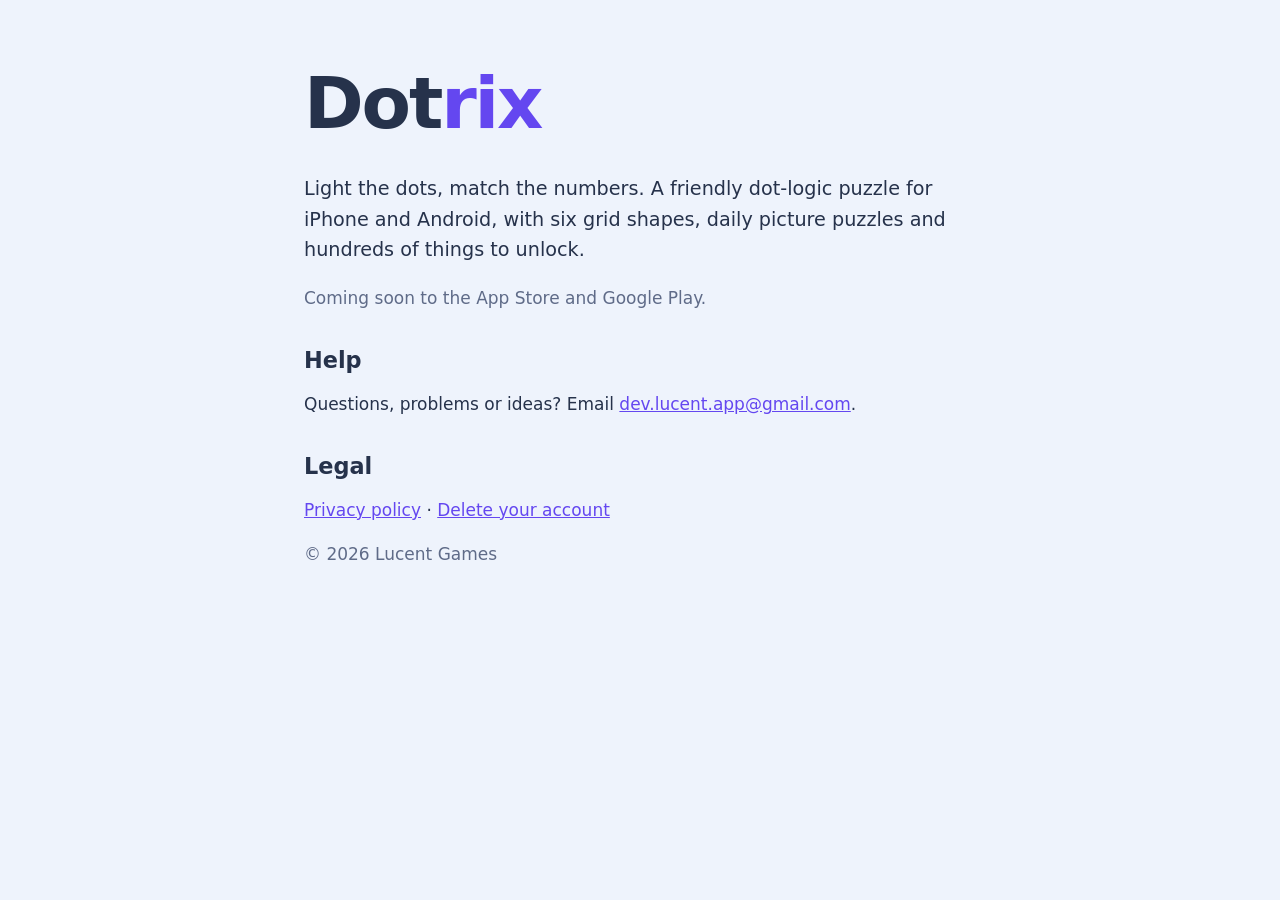
<file: index.html>
<!doctype html>
<html lang="en-GB">
<head>
<meta charset="utf-8">
<meta name="viewport" content="width=device-width, initial-scale=1">
<title>Dotrix</title>
<meta name="description" content="Dotrix: light the dots, match the numbers. A friendly dot-logic puzzle for iPhone and Android.">
<link rel="stylesheet" href="style.css">
</head>
<body>
<main>
<h1 class="title">Dot<span>rix</span></h1>
<p class="lede">Light the dots, match the numbers. A friendly dot-logic
puzzle for iPhone and Android, with six grid shapes, daily picture puzzles
and hundreds of things to unlock.</p>
<p class="muted">Coming soon to the App Store and Google Play.</p>

<h2>Help</h2>
<p>Questions, problems or ideas? Email
<a href="mailto:dev.lucent.app@gmail.com">dev.lucent.app@gmail.com</a>.</p>

<h2>Legal</h2>
<p><a href="privacy.html">Privacy policy</a> ·
<a href="delete-account.html">Delete your account</a></p>
<p class="muted">© 2026 Lucent Games</p>
</main>
</body>
</html>
</file>
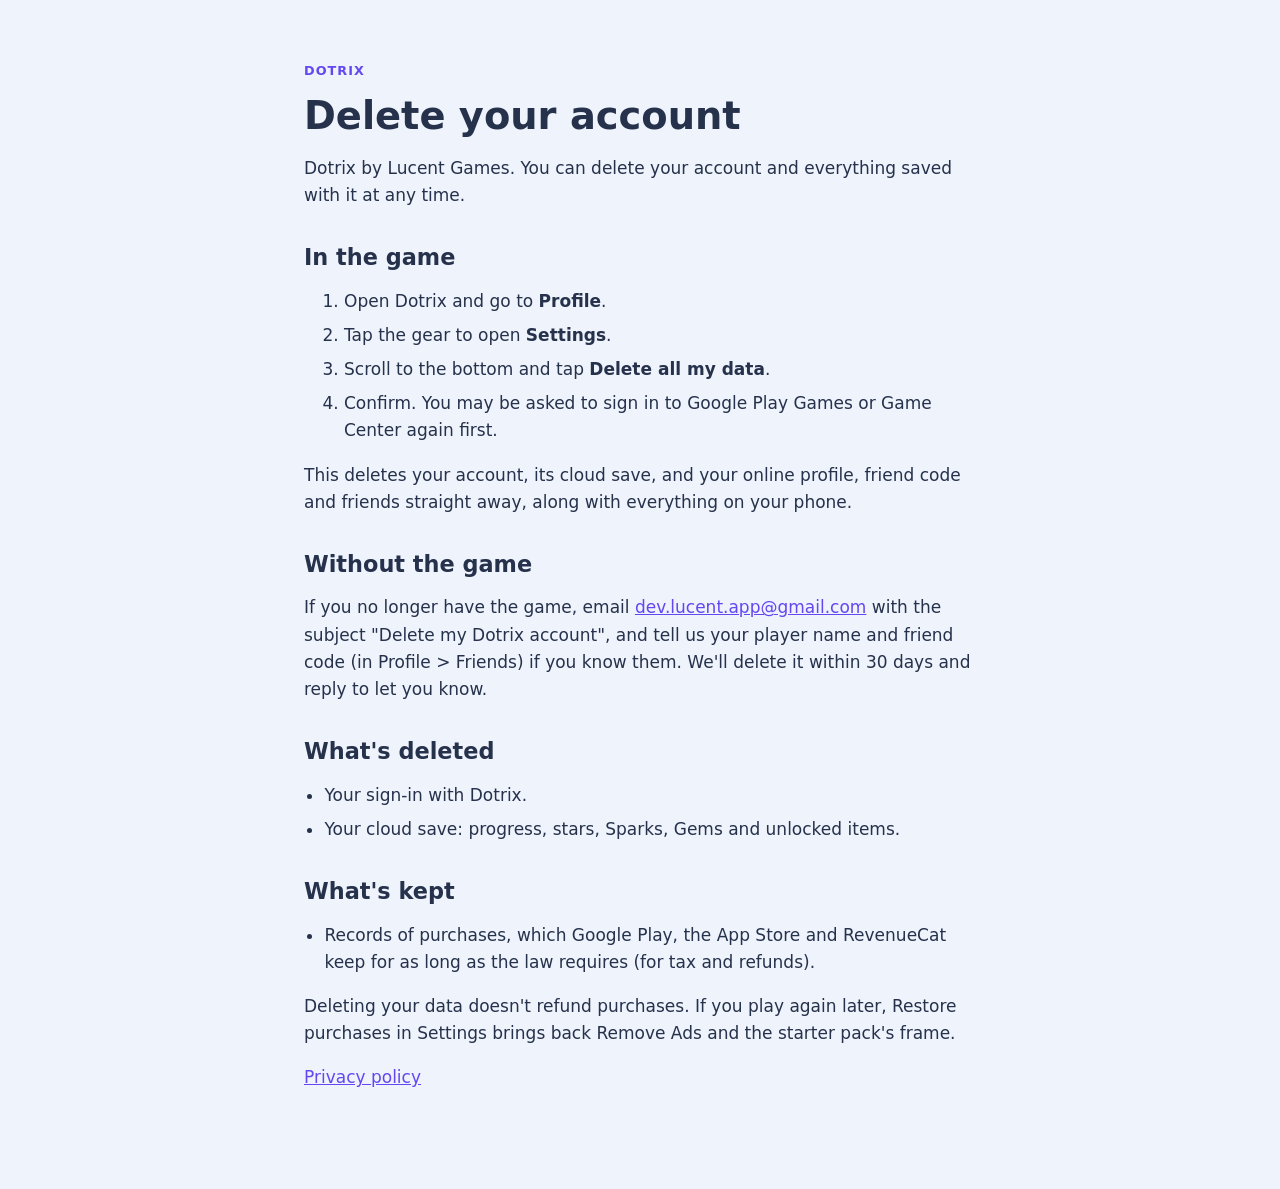
<file: delete-account.html>
<!doctype html>
<html lang="en-GB">
<head>
<meta charset="utf-8">
<meta name="viewport" content="width=device-width, initial-scale=1">
<title>Delete your Dotrix account</title>
<link rel="stylesheet" href="style.css">
</head>
<body>
<main>
<p class="eyebrow"><a href="./">Dotrix</a></p>
<h1>Delete your account</h1>
<p>Dotrix by Lucent Games. You can delete your account and everything saved
with it at any time.</p>

<h2>In the game</h2>
<ol>
<li>Open Dotrix and go to <strong>Profile</strong>.</li>
<li>Tap the gear to open <strong>Settings</strong>.</li>
<li>Scroll to the bottom and tap <strong>Delete all my data</strong>.</li>
<li>Confirm. You may be asked to sign in to Google Play Games or Game
Center again first.</li>
</ol>
<p>This deletes your account, its cloud save, and your online profile,
friend code and friends straight away, along with everything on your
phone.</p>

<h2>Without the game</h2>
<p>If you no longer have the game, email
<a href="mailto:dev.lucent.app@gmail.com?subject=Delete%20my%20Dotrix%20account">dev.lucent.app@gmail.com</a>
with the subject "Delete my Dotrix account", and tell us your player name
and friend code (in Profile &gt; Friends) if you know them. We'll delete it within 30 days and reply to let you know.</p>

<h2>What's deleted</h2>
<ul>
<li>Your sign-in with Dotrix.</li>
<li>Your cloud save: progress, stars, Sparks, Gems and unlocked items.</li>
</ul>

<h2>What's kept</h2>
<ul>
<li>Records of purchases, which Google Play, the App Store and RevenueCat keep
for as long as the law requires (for tax and refunds).</li>
</ul>
<p>Deleting your data doesn't refund purchases. If you play again later,
Restore purchases in Settings brings back Remove Ads and the starter pack's
frame.</p>

<p><a href="privacy.html">Privacy policy</a></p>
</main>
</body>
</html>
</file>
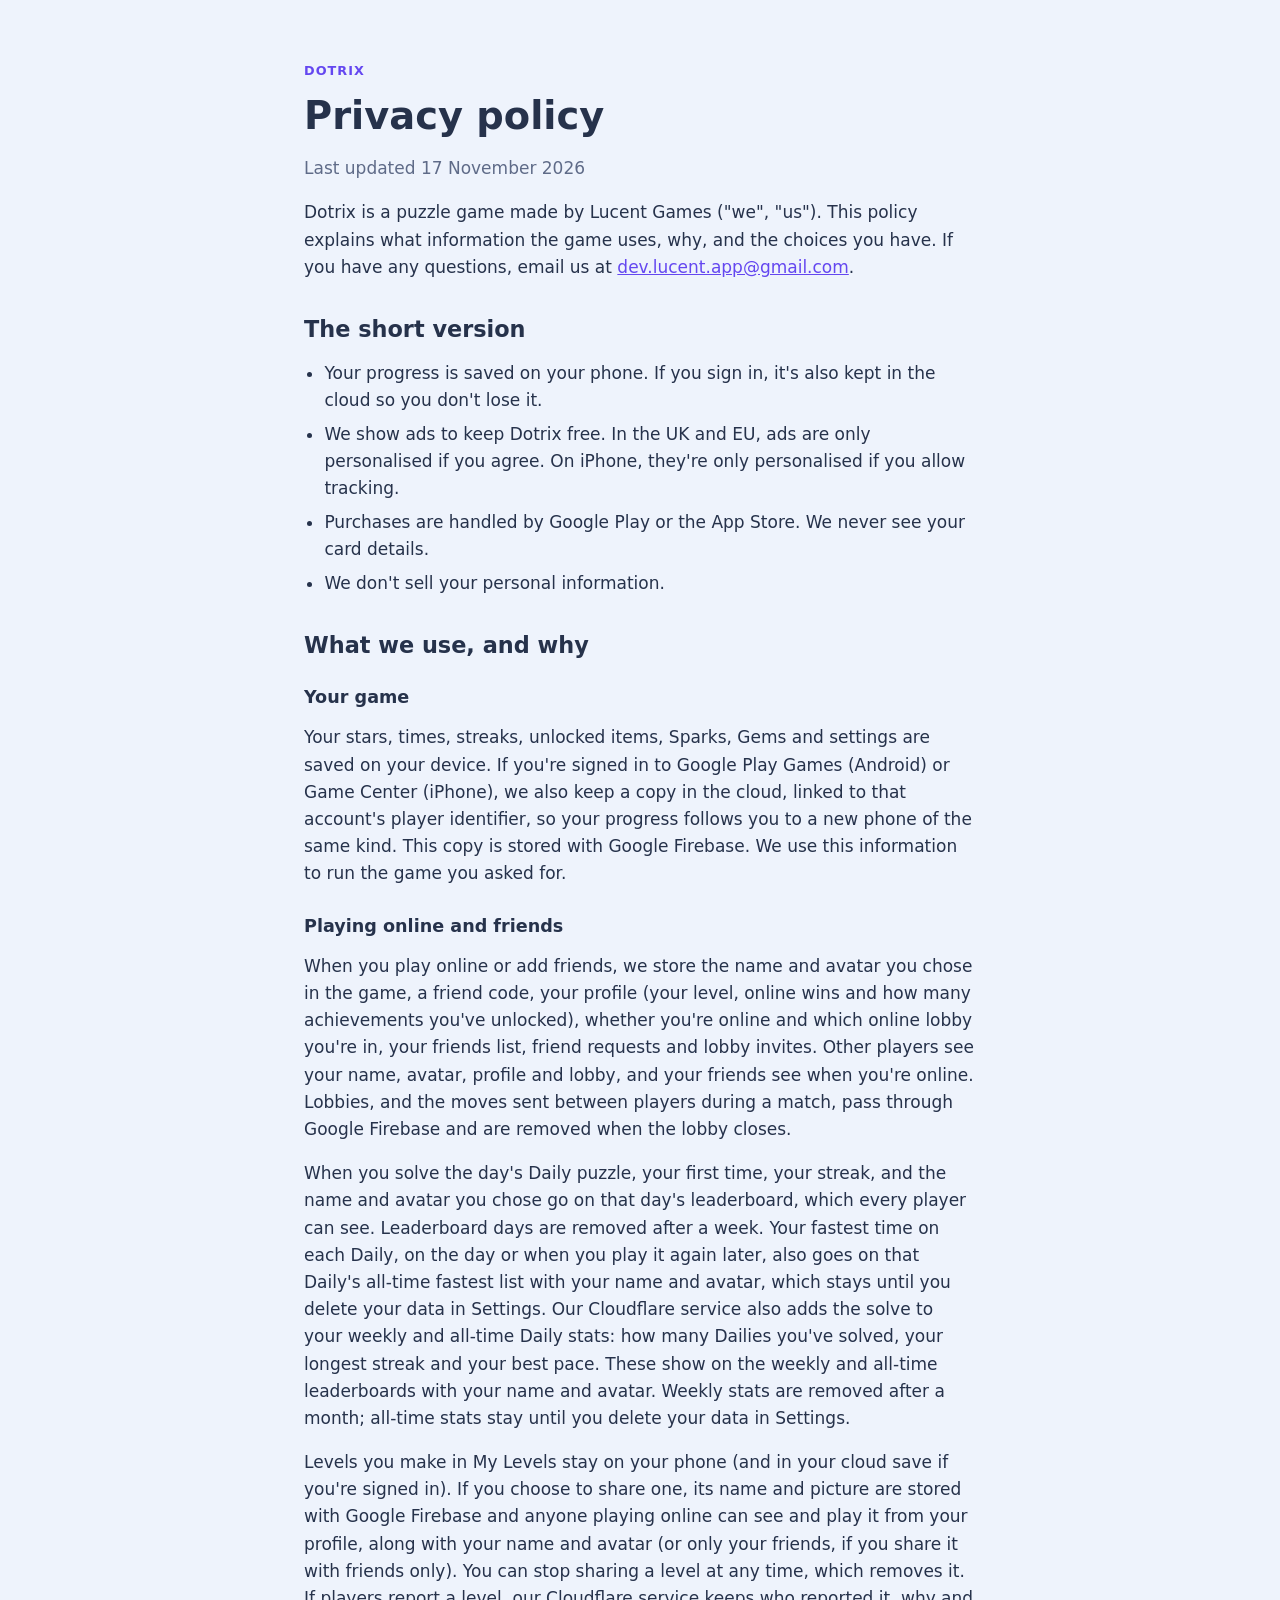
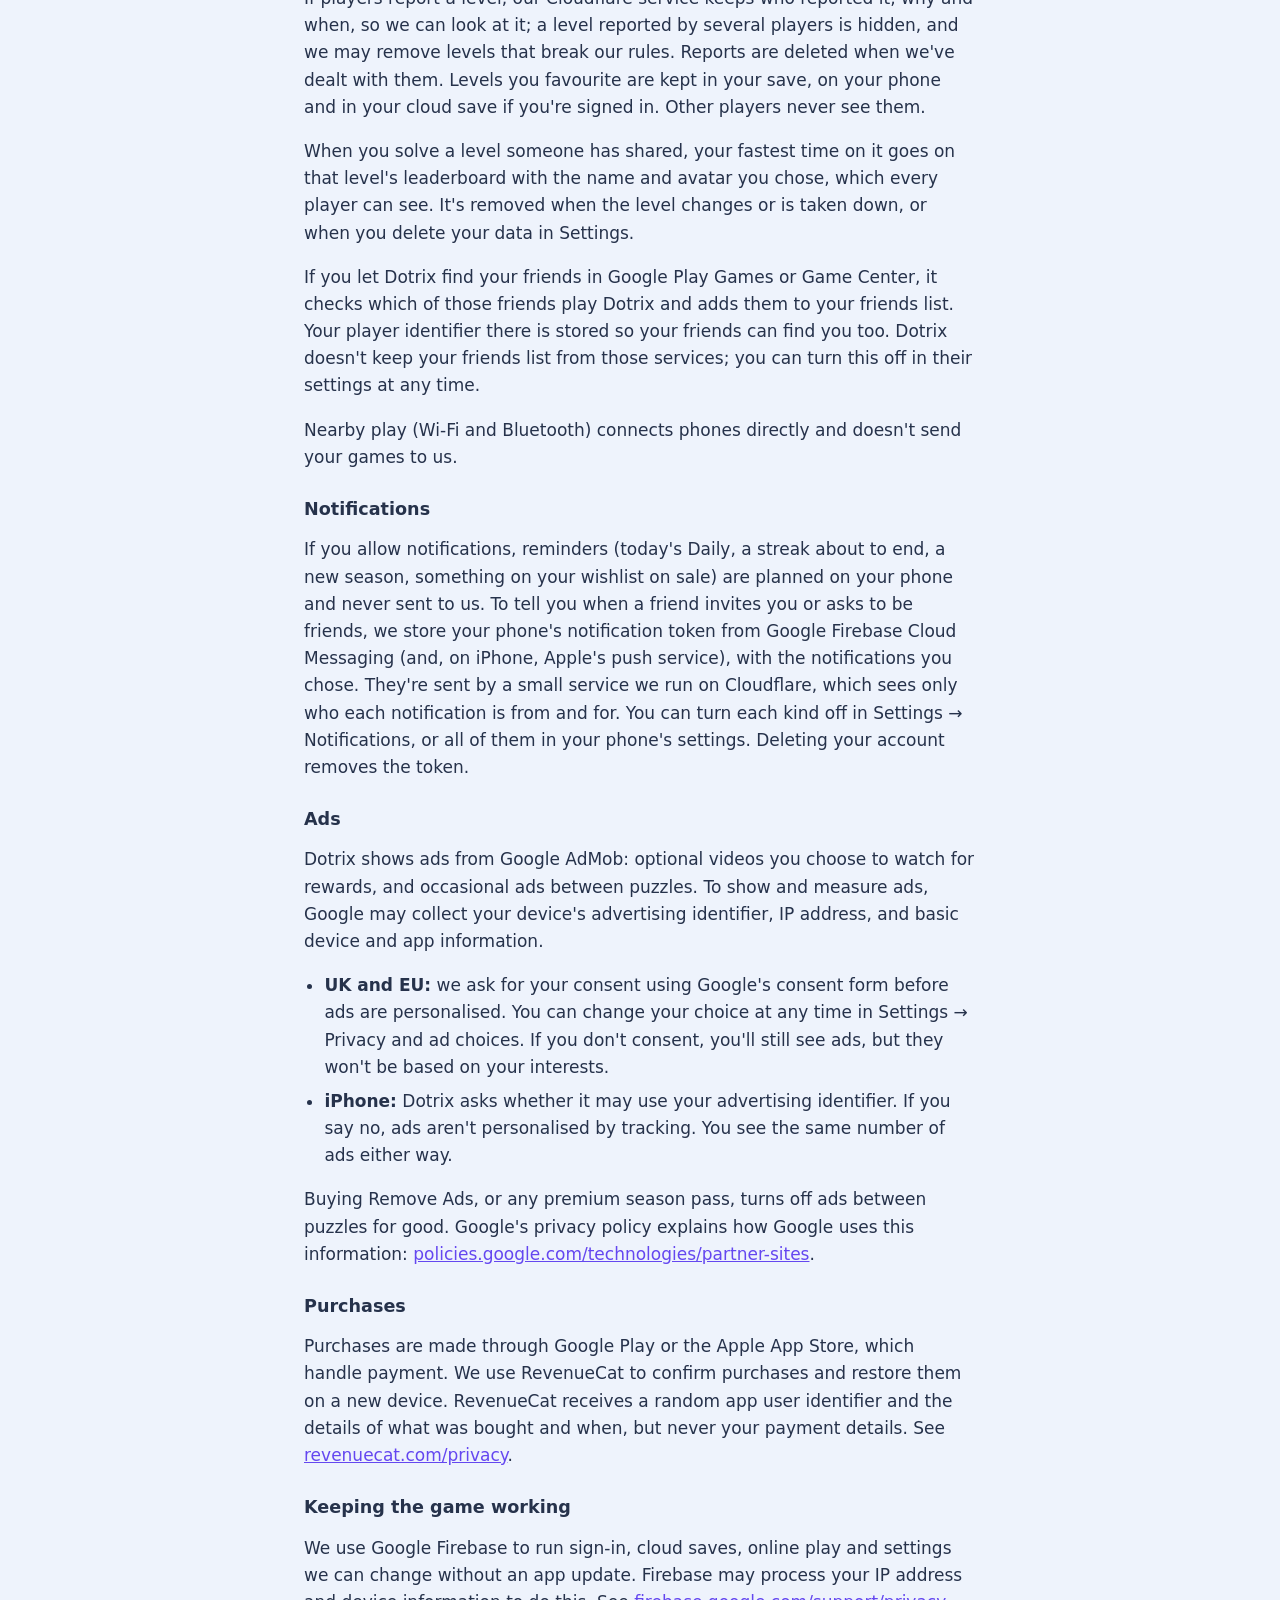
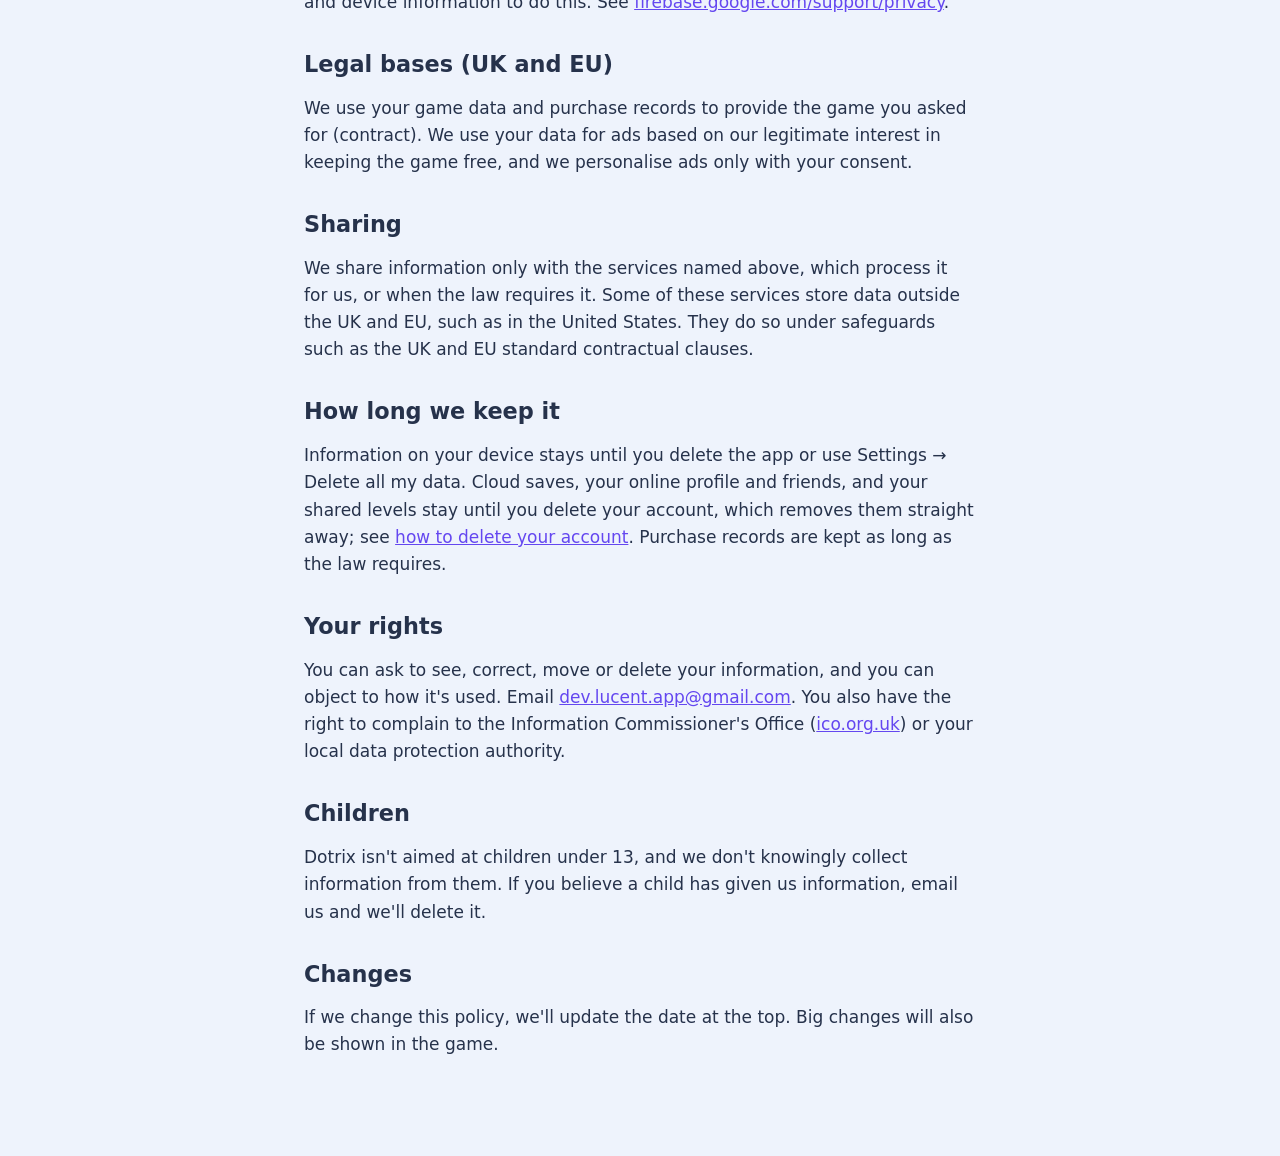
<file: privacy.html>
<!doctype html>
<html lang="en-GB">
<head>
<meta charset="utf-8">
<meta name="viewport" content="width=device-width, initial-scale=1">
<title>Dotrix privacy policy</title>
<link rel="stylesheet" href="style.css">
</head>
<body>
<main>
<p class="eyebrow"><a href="./">Dotrix</a></p>
<h1>Privacy policy</h1>
<p class="muted">Last updated 17 November 2026</p>

<p>Dotrix is a puzzle game made by Lucent Games ("we", "us"). This policy
explains what information the game uses, why, and the choices you have. If
you have any questions, email us at <a href="mailto:dev.lucent.app@gmail.com">dev.lucent.app@gmail.com</a>.</p>

<h2>The short version</h2>
<ul>
<li>Your progress is saved on your phone. If you sign in, it's also kept in
the cloud so you don't lose it.</li>
<li>We show ads to keep Dotrix free. In the UK and EU, ads are only
personalised if you agree. On iPhone, they're only personalised if you allow
tracking.</li>
<li>Purchases are handled by Google Play or the App Store. We never see your
card details.</li>
<li>We don't sell your personal information.</li>
</ul>

<h2>What we use, and why</h2>

<h3>Your game</h3>
<p>Your stars, times, streaks, unlocked items, Sparks, Gems and settings are
saved on your device. If you're signed in to Google Play Games (Android) or
Game Center (iPhone), we also keep a copy in the cloud, linked to that
account's player identifier, so your progress follows you to a new phone of
the same kind. This copy is stored with Google Firebase. We use this
information to run the game you asked for.</p>

<h3>Playing online and friends</h3>
<p>When you play online or add friends, we store the name and avatar you
chose in the game, a friend code, your profile (your level, online wins and
how many achievements you've unlocked), whether you're online and which
online lobby you're in, your friends list, friend requests and lobby
invites. Other players see your name, avatar, profile and lobby, and your
friends see when you're online. Lobbies, and the moves sent between players during a match, pass
through Google Firebase and are removed when the lobby closes.</p>
<p>When you solve the day's Daily puzzle, your first time, your streak, and
the name and avatar you chose go on that day's leaderboard, which every
player can see. Leaderboard days are removed after a week. Your fastest
time on each Daily, on the day or when you play it again later, also goes
on that Daily's all-time fastest list with your name and avatar, which stays
until you delete your data in Settings. Our Cloudflare
service also adds the solve to your weekly and all-time Daily stats: how
many Dailies you've solved, your longest streak and your best pace. These
show on the weekly and all-time leaderboards with your name and avatar.
Weekly stats are removed after a month; all-time stats stay until you
delete your data in Settings.</p>
<p>Levels you make in My Levels stay on your phone (and in your cloud save
if you're signed in). If you choose to share one, its name and picture are
stored with Google Firebase and anyone playing online can see and play it
from your profile, along with your name and avatar (or only your friends, if
you share it with friends only). You can stop sharing a
level at any time, which removes it. If players report a level, our
Cloudflare service keeps who reported it, why and when, so we can look at
it; a level reported by several players is hidden, and we may remove levels
that break our rules. Reports are deleted when we've dealt with them. Levels
you favourite are kept in your save, on your phone and in your cloud save if
you're signed in. Other players never see them.</p>
<p>When you solve a level someone has shared, your fastest time on it goes
on that level's leaderboard with the name and avatar you chose, which
every player can see. It's removed when the level changes or is taken
down, or when you delete your data in Settings.</p>
<p>If you let Dotrix find your friends in Google Play Games or Game Center,
it checks which of those friends play Dotrix and adds them to your friends
list. Your player identifier there is stored so your friends can find you
too. Dotrix doesn't keep your friends list from those services; you can turn
this off in their settings at any time.</p>
<p>Nearby play (Wi-Fi and Bluetooth) connects phones directly and doesn't
send your games to us.</p>

<h3>Notifications</h3>
<p>If you allow notifications, reminders (today's Daily, a streak about to
end, a new season, something on your wishlist on sale) are planned on your
phone and never sent to us. To tell you when a friend invites you or asks
to be friends, we store your phone's notification token from Google
Firebase Cloud Messaging (and, on iPhone, Apple's push service), with the
notifications you chose. They're sent by a small service we run on
Cloudflare, which sees only who each notification is from and for. You can turn each kind off in Settings →
Notifications, or all of them in your phone's settings. Deleting your
account removes the token.</p>

<h3>Ads</h3>
<p>Dotrix shows ads from Google AdMob: optional videos you choose to watch
for rewards, and occasional ads between puzzles. To show and measure ads,
Google may collect your device's advertising identifier, IP address, and
basic device and app information.</p>
<ul>
<li><strong>UK and EU:</strong> we ask for your consent using Google's consent
form before ads are personalised. You can change your choice at any time in
Settings → Privacy and ad choices. If you don't consent, you'll still see
ads, but they won't be based on your interests.</li>
<li><strong>iPhone:</strong> Dotrix asks whether it may use your advertising
identifier. If you say no, ads aren't personalised by tracking. You see the
same number of ads either way.</li>
</ul>
<p>Buying Remove Ads, or any premium season pass, turns off ads between
puzzles for good. Google's privacy policy explains how Google uses this
information: <a href="https://policies.google.com/technologies/partner-sites">policies.google.com/technologies/partner-sites</a>.</p>

<h3>Purchases</h3>
<p>Purchases are made through Google Play or the Apple App Store, which handle
payment. We use RevenueCat to confirm purchases and restore them on a new
device. RevenueCat receives a random app user identifier and the details of
what was bought and when, but never your payment details. See
<a href="https://www.revenuecat.com/privacy">revenuecat.com/privacy</a>.</p>

<h3>Keeping the game working</h3>
<p>We use Google Firebase to run sign-in, cloud saves, online play and
settings we can change without an app update. Firebase may process your IP address and device
information to do this. See
<a href="https://firebase.google.com/support/privacy">firebase.google.com/support/privacy</a>.</p>

<h2>Legal bases (UK and EU)</h2>
<p>We use your game data and purchase records to provide the game you asked
for (contract). We use your data for ads based on our legitimate interest in
keeping the game free, and we personalise ads only with your consent.</p>

<h2>Sharing</h2>
<p>We share information only with the services named above, which process it
for us, or when the law requires it. Some of these services store data
outside the UK and EU, such as in the United States. They do so under
safeguards such as the UK and EU standard contractual clauses.</p>

<h2>How long we keep it</h2>
<p>Information on your device stays until you delete the app or use Settings →
Delete all my data. Cloud saves, your online profile and friends, and your
shared levels stay until you delete your account, which removes
them straight away; see
<a href="delete-account.html">how to delete your account</a>. Purchase records are kept as long as the law
requires.</p>

<h2>Your rights</h2>
<p>You can ask to see, correct, move or delete your information, and you can
object to how it's used. Email <a href="mailto:dev.lucent.app@gmail.com">dev.lucent.app@gmail.com</a>. You
also have the right to complain to the Information Commissioner's Office
(<a href="https://ico.org.uk">ico.org.uk</a>) or your local data protection
authority.</p>

<h2>Children</h2>
<p>Dotrix isn't aimed at children under 13, and we don't knowingly collect
information from them. If you believe a child has given us information,
email us and we'll delete it.</p>

<h2>Changes</h2>
<p>If we change this policy, we'll update the date at the top. Big changes
will also be shown in the game.</p>
</main>
</body>
</html>
</file>
<file: style.css>
:root {
  --bg: #EEF3FC;
  --surface: #FFFFFF;
  --fg: #26324B;
  --muted: #5F6B88;
  --accent: #6447F0;
  color-scheme: light dark;
}
@media (prefers-color-scheme: dark) {
  :root {
    --bg: #141A2C;
    --surface: #1E2439;
    --fg: #EEF2FF;
    --muted: #9AA6C6;
    --accent: #A893FF;
  }
}
* { box-sizing: border-box; }
body {
  margin: 0;
  background: var(--bg);
  color: var(--fg);
  font: 17px/1.6 ui-rounded, "Nunito", system-ui, -apple-system, "Segoe UI", sans-serif;
}
main {
  max-width: 44rem;
  margin: 0 auto;
  padding: 48px 16px 80px;
}
h1, h2, h3 { line-height: 1.15; margin: 1.6em 0 0.4em; }
h1 { font-size: 2.4rem; margin-top: 0.2em; }
h1.title { font-size: 4.5rem; letter-spacing: -0.03em; }
h1.title span, a { color: var(--accent); }
h2 { font-size: 1.4rem; }
h3 { font-size: 1.1rem; }
.lede { font-size: 1.2rem; }
.muted { color: var(--muted); }
.eyebrow { font-weight: 800; text-transform: uppercase; letter-spacing: 0.08em; font-size: 0.8rem; }
.eyebrow a { text-decoration: none; }
ul { padding-left: 1.2em; }
li { margin-bottom: 0.4em; }
</file>
